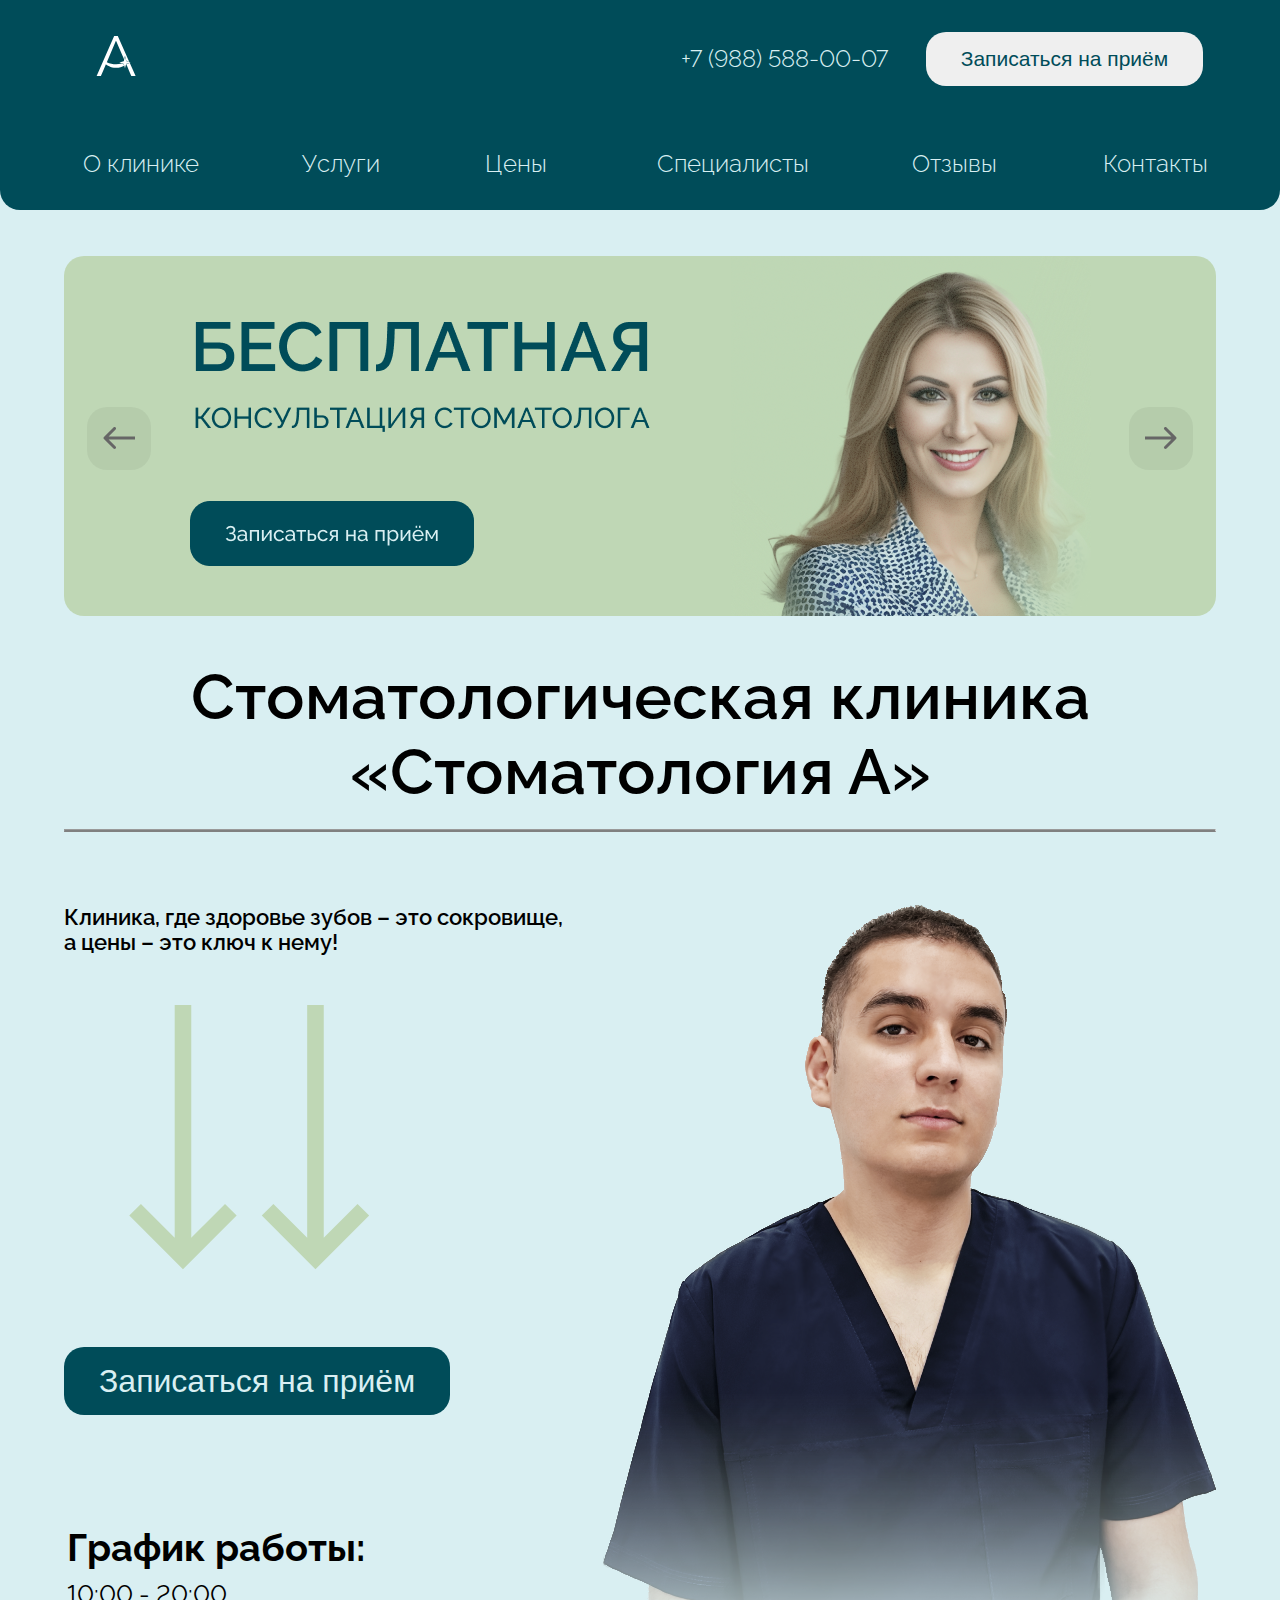
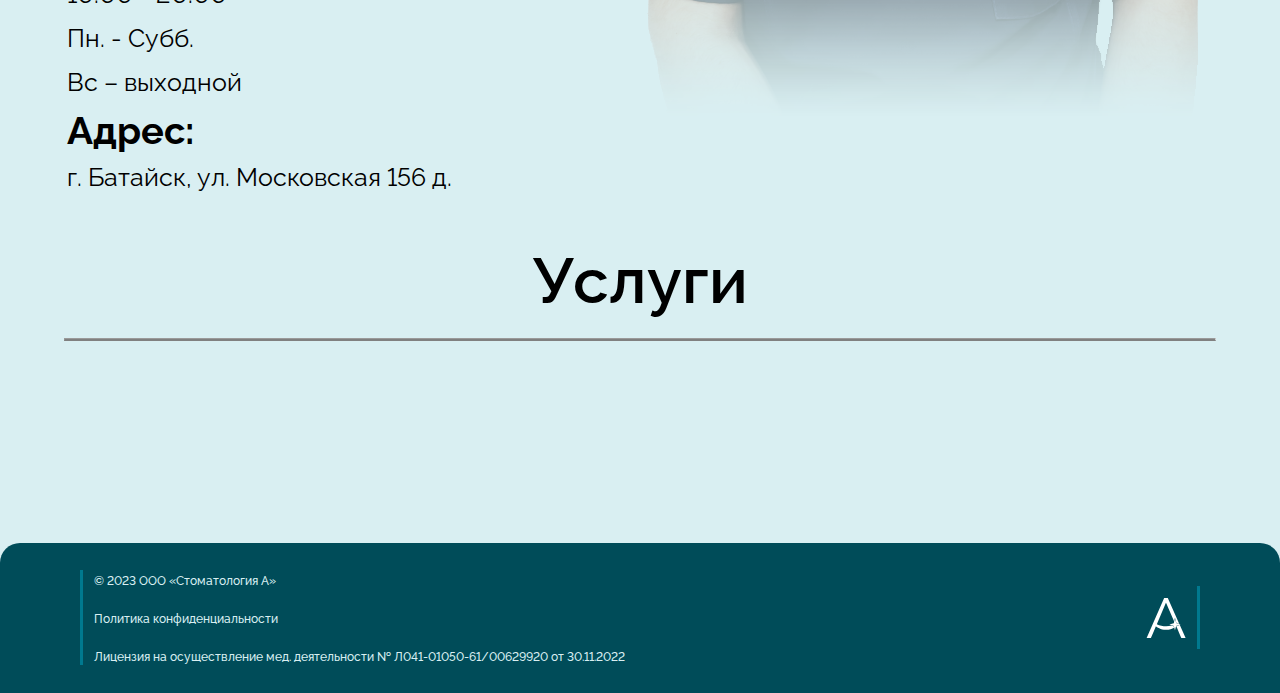
<file: pages/index.html>
<!DOCTYPE html>
<html lang="ru">
<head>
    <meta charset="UTF-8">
    <meta http-equiv="X-UA-Compatible" content="IE=edge">
    <meta name="viewport" content="width=device-width, initial-scale=1.0">
    <title>Стоматология А - Главная</title>
    <link rel="stylesheet" href="style.css">
    <link rel="preconnect" href="https://fonts.googleapis.com">
    <link rel="preconnect" href="https://fonts.gstatic.com" crossorigin>
    <link href="https://fonts.googleapis.com/css2?family=Raleway:wght@300;400;500;600;700&display=swap" rel="stylesheet">
</head>
<body>
    <header>
        <div class="header__top">
                <div class="wrap-logo">
                    <a class="logo" href="#">
                        <img src="svg/white_logo.svg" width="40px" height="40px" alt="Стоматология А">
                    </a>
                </div>
                <div class="header-contact">
                    <a class="phone-number" href="tel:+79885880007">+7 (988) 588-00-07</a>
                    <button class="zapis">Записаться на приём</button>
                </div>
        </div>

        <div class="header__bottom">
                <nav>
                    <ul>
                        <li><a href="#">О клинике</a></li>
                        <li><a href="#">Услуги</a></li>
                        <li><a href="#">Цены</a></li>
                        <li><a href="#">Специалисты</a></li>
                        <li><a href="#">Отзывы</a></li>
                        <li><a href="#">Контакты</a></li>
                    </ul>
                </nav>
        </div>
    </header>

<main>
    <!-- Основной блок слайдера -->
    <div class="slider">
    
        <!-- Первый слайд -->
        <div class="item">
            <a class="zapis__a" href="#"><img src="img\Slider-img1.png"></a>
        </div>
    
        <!-- Второй слайд -->
        <div class="item">
            <a class="zapis__a" href="#"><img src="img\Slider-img2.png"></a>
        </div>
    
        <!-- Третий слайд -->
        <div class="item">
            <a class="zapis__a" href="#"><img src="img\Slider-img3.png"></a>
        </div>
    
        <!-- Кнопки-стрелочки -->
        <a class="previous" onclick="previousSlide()"><img src="svg/arrow.svg" width="32" height="24" alt="Previous slide"></a>
        <a class="next" onclick="nextSlide()"><img class="right-arrow" src="svg/arrow.svg" width="32" height="24" alt="Next slide"></a>
    </div>

    <article class="heading">
        <h1>Стоматологическая клиника «Стоматология А»</h1> <hr>
    </article>
    
    <section class="agitation">
        <div class="agitation__left">
            <div class="agitation__top-left">
                <span class="subheading">Клиника, где здоровье зубов – это сокровище,<br>
                    а цены – это ключ к нему!</span>
                <div class="img-btn">
                    <img src="svg/fluent-mdl2_double-down-arrow.svg" alt="">
                    <button class="zapis zapis--primary">Записаться на приём</button>
                </div>
            </div>

            <div>
                <article class="working-time">
                    <table>
                        <thead>
                            <tr>
                                <td>График работы:</td>
                            </tr>
                        </thead>
                        <tbody>
                            <tr>
                                <td>10:00 - 20:00</td>
                              </tr>
                              <tr>
                                <td>Пн. - Субб.</td>
                              </tr>
                              <tr>
                                <td>Вс – выходной</td>
                              </tr>
                        </tbody>
                    </table>
                </article>
                <article class="adress">
                    <table>
                        <thead>
                            <tr>
                                <td>Адрес:</td>
                            </tr>
                        </thead>
                        <tbody>
                            <tr>
                                <td>г. Батайск, ул. Московская 156 д.</td>
                              </tr>
                        </tbody>
                    </table>

                </article>
            </div>
        </div>

        <div class="doctor__container">
            <img class="doctor" src="img/doctor1_crop.png" alt="Доктор">
        </div>
    </section>

    <article class="heading">
        <h1>Услуги</h1> <hr>
    </article>

    <section class="service">


    </section>

    <div class="modal">
        <div class="modal-content">
        <button class="close-btn">&times;</button>
        <h2>Запись на приём</h2>
        <p>Пожалуйста, укажите Ваш номер телефона и мы обязательно свяжемся с Вами</p>
        <form>
            <input type="text" placeholder="Ваше имя (не обязательно)">
            <input type="tel" placeholder="Номер телефона +7 (XXX) XXX XX XX" pattern="\+7 \(\d{3}\) \d{3} \d{2} \d{2}" required>
            <button type="submit" class="booking-btn" disabled>Отправить</button>
        </form>
        <p>Нажимая на кнопку вы подтверждаете, что прочитали <br> и соглашаетесь с политикой обработки персональных данных.</p>
        </div>
    </div>


</main>


<footer>
    <div class="footer__left">
        <a href="">© 2023 ООО «Стоматология А»</a><br><br>
        <a href="">Политика конфиденциальности</a><br><br>
        <a href="">Лицензия на осуществление мед. деятельности № Л041-01050-61/00629920 от 30.11.2022</a>
    </div>

    <div class="footer__right">
        <img class="footer__logo" src="svg/white_logo.svg" width="40px" height="40px" alt="Стоматология А">
    </div>
</footer>

<script src="slider.js"></script>
<script src="modal.js"></script>
</body>
</html>
</file>
<file: pages/style.css>
html { font-size: 16px;
  font-feature-settings: 'pnum' on, 'lnum' on; }

body{
    background-color: #D9EFF2;
    margin: 0%;
    font-family: 'Raleway', sans-serif;
    width: -webkit-fill-available;
}

button{
  white-space: nowrap;
}

header{
  display: flex;
  flex-direction: column;
  justify-content: space-between;
  align-items: center;
  position: absolute;
  top:0%;
  width: -webkit-fill-available;
  background-color: #004C59;
  z-index: 1;
  border-radius: 0px 0px 20px 20px;
  margin-bottom: 10%;
}

.header__top, .header__bottom{
  display: flex;
  flex-direction: row;
  align-items: center;
  padding: 1rem;
  padding-left: 6%;
  padding-right: 6%;
  width: inherit;
  padding-top: 2.5%;
}
.wrap-logo{
  flex: 1;
}
.header-contact{
  display: flex;
  flex: 2;
  justify-content: flex-end;
  align-items: center;
}
.zapis {
  display: flex;
  flex-wrap: nowrap;
  align-items: center;
  font-weight: 500;
  font-size: 21px;
  color: #004C59;
  border: none;
  border-radius: 20px;
  cursor: pointer;
  padding: 15px 35px;
  transition: all 0.3s ease;
}



header nav{
  width: inherit;
}
header ul{
  display: flex;
  flex-direction: row;
  align-items: center;
  justify-content: space-between;
  width: inherit;
  list-style: none;
  padding-left: 0;
}
header a{
  white-space: nowrap;
  color: #D9EFF2;
  text-decoration: none;

  font-style: normal;
  font-weight: 300;
  font-size: 24px;
  line-height: 28px;

  font-feature-settings: 'pnum' on, 'lnum' on;

  margin-right: 5%;
  margin-left: 5%;
}



/* Слайдер */
.slider{
  display: flex;
  flex-direction: column;
  align-items: center;
  width: 100%;
  position: relative;
  margin: auto;
  height: 360px;
  border-radius: 20px;
  background: #BFD7B5;
}
/* Картинка масштабируется по отношению к родительскому элементу */
.slider .item img {
  object-fit: cover;
  width: auto;
  height: 360px;
  border-radius: 20px;
}
/* Кнопки вперед и назад */
.slider .previous, .slider .next {
  cursor: pointer;
  position: absolute;
  top: 42%;
  width: auto;
  padding: 16px;
  padding-top: 19px;
  transition: 0.6s ease;
  border-radius: 20px;
  background-color: rgba(0, 0, 0, 0.05);
}
a.previous {
  left: 2%;
}
.slider .next {
  right: 2%;
  border-radius: 20px;
}
.right-arrow {
  transform: scaleX(-1);
}
/* При наведении на кнопки добавляем фон кнопок */
.slider .previous:hover,
.slider .next:hover {
  background-color: rgba(0, 0, 0, 0.2);
  border-radius: 20px;
}
/* Анимация слайдов */
.slider .item {
  animation-name: fade;
  animation-duration: 1.5s;
}
@keyframes fade {
  from {
      opacity: 0.4
  }
  to {
      opacity: 1
  }
}

main {
  display: flex;
  flex-direction: column;
  align-items: center;
  align-content: center;
  margin-top: 20%;
  padding-left: 5%;
  padding-right: 5%;
}

.heading{
  text-align: center;
  font-size: 2.5vw;
  margin-bottom: 5%;
  width: -webkit-fill-available;
}

.heading h1{
  font-weight: 600;
  width: inherit;
}

hr {
  position: relative;
  border-bottom: solid 2px;
  margin-top: -2%;
}

.agitation{
  display: flex;
  flex-direction: row;
  justify-content: space-between;
  height: 895px;
  width: -webkit-fill-available;
}

.agitation__left{
  display: flex;
  flex-direction: column;
  justify-content: space-between;
}

.agitation__left .agitation__top-left{
  display: flex;
  flex-direction: column;
  align-items: flex-start;
  width: inherit;
}

.agitation__top-left{
  display: flex;
  flex-direction: column;
  justify-content: space-between;
}

.agitation__top-left img{
  margin-bottom: 20%;
}

.agitation__top-left .zapis{
  font-style: normal;
  font-size: 32px;
  line-height: 38px;
  color: #D9EFF2;
  background: #004C59;
}

.subheading{
  display: block;
  white-space: nowrap;
  width: -webkit-fill-available;
  text-align: left;
  font-size: 1.7vw;
  font-weight: 600;
  margin-bottom: 10%;
}

.img-btn{
  display: flex;
  flex-direction: column;
  align-items: center;
  margin-bottom: 12%;
}

table{
  font-style: normal;
  font-weight: 400;
  font-size: 25px;
  line-height: 160%;
}

thead{
  font-style: normal;
  font-weight: 700;
  font-size: 38px;
  line-height: 45px;
}

.agitation__left img{
  width: 265px;
  height: 265px;
}

.doctor{
  width: 613px;
  height: 811px;
  filter: grayscale(0.3);
}


/* CSS */
.modal {
  position: fixed;
  top: 0;
  left: 0;
  width: 100%;
  height: 100%;
  background-color: rgba(0, 0, 0, 0.5);
  display: none;
  justify-content: center;
  align-items: center;
}

.modal-content {
  background-color: #D9EFF2;
  color: #004C59;
  width: 40%;
  height: auto;
  padding: 20px;
  text-align: center;
  font-size: inherit;
  border-radius: 10px;
  transition: all 0.3s ease;
  position: relative;
}

.modal-content .close-btn {
  position: absolute;
  top: 10px;
  right: 10px;
  width: 40px;
  height: 40px;
  font-size: 30px;
  font-weight: bold;
  color: #004C59;
  background-color: transparent;
  border: none;
  cursor: pointer;
}

.modal-content .close-btn:hover {
  color: #BFD7B5;
}

.modal-content h2 {
  margin-top: 0;
}

.modal-content form {
  display: flex;
  flex-direction: column;
  align-items: center;
  margin-top: 20px;
}

.modal-content input {
  width: 100%;
  padding: 10px;
  margin-top: 10px;
  border-radius: 5px;
  border: none;
}

.modal-content button {
  background-color: #004C59;
  color: #D9EFF2;
  padding: 10px 20px;
  margin-top: 20px;
  border: none;
  border-radius: 5px;
  cursor: pointer;
}

.modal-content button:disabled {
  opacity: 0.5;
  cursor: not-allowed;
}

.modal-content p:last-child {
  margin-bottom: 0;
}


footer{
  display: flex;
  flex-direction: row;
  justify-content: space-between;
  align-items: center;
  position: absolute;
  width: -webkit-fill-available;
  background-color: #004C59;
  z-index: 1;
  border-radius: 20px 20px 0px 0px;
  margin-top: 10%;
  padding: 17px 80px;
  gap: 20px;
  height: 116px;
}
.footer__left{
  flex: 1;
  border-left: 3px solid #00798F;
}
.footer__right{
  position: relative;
  flex: 1;
  border-right: 3px solid #00798F;
  text-align: right;
  padding-top: 1%;
  padding-bottom: 1%;
}
footer img{
  margin-right: 2%;
  vertical-align: middle;
}
footer a{
  white-space: nowrap;
  color: #D9EFF2;
  text-decoration: none;

  font-style: normal;
  font-weight: 500;
  font-size: 12px;
  line-height: 14px;

  font-feature-settings: 'pnum' on, 'lnum' on;

  margin-left: 2%;
}

@media screen and (min-width: 1401px){
  main {
    margin-top: 16%;
    padding-left: 10%;
    padding-right: 10%;
  }

  .zapis{
    padding: 1em 2.3em;
  }

  .heading{
    font-size: 2.25vw;
  }

  .doctor{
    height: 960px;
    width: auto;
  }

  .agitation{
    height: auto;
  }

  .agitation__left article{
    margin-top: 5%;
  }
}
</file>
